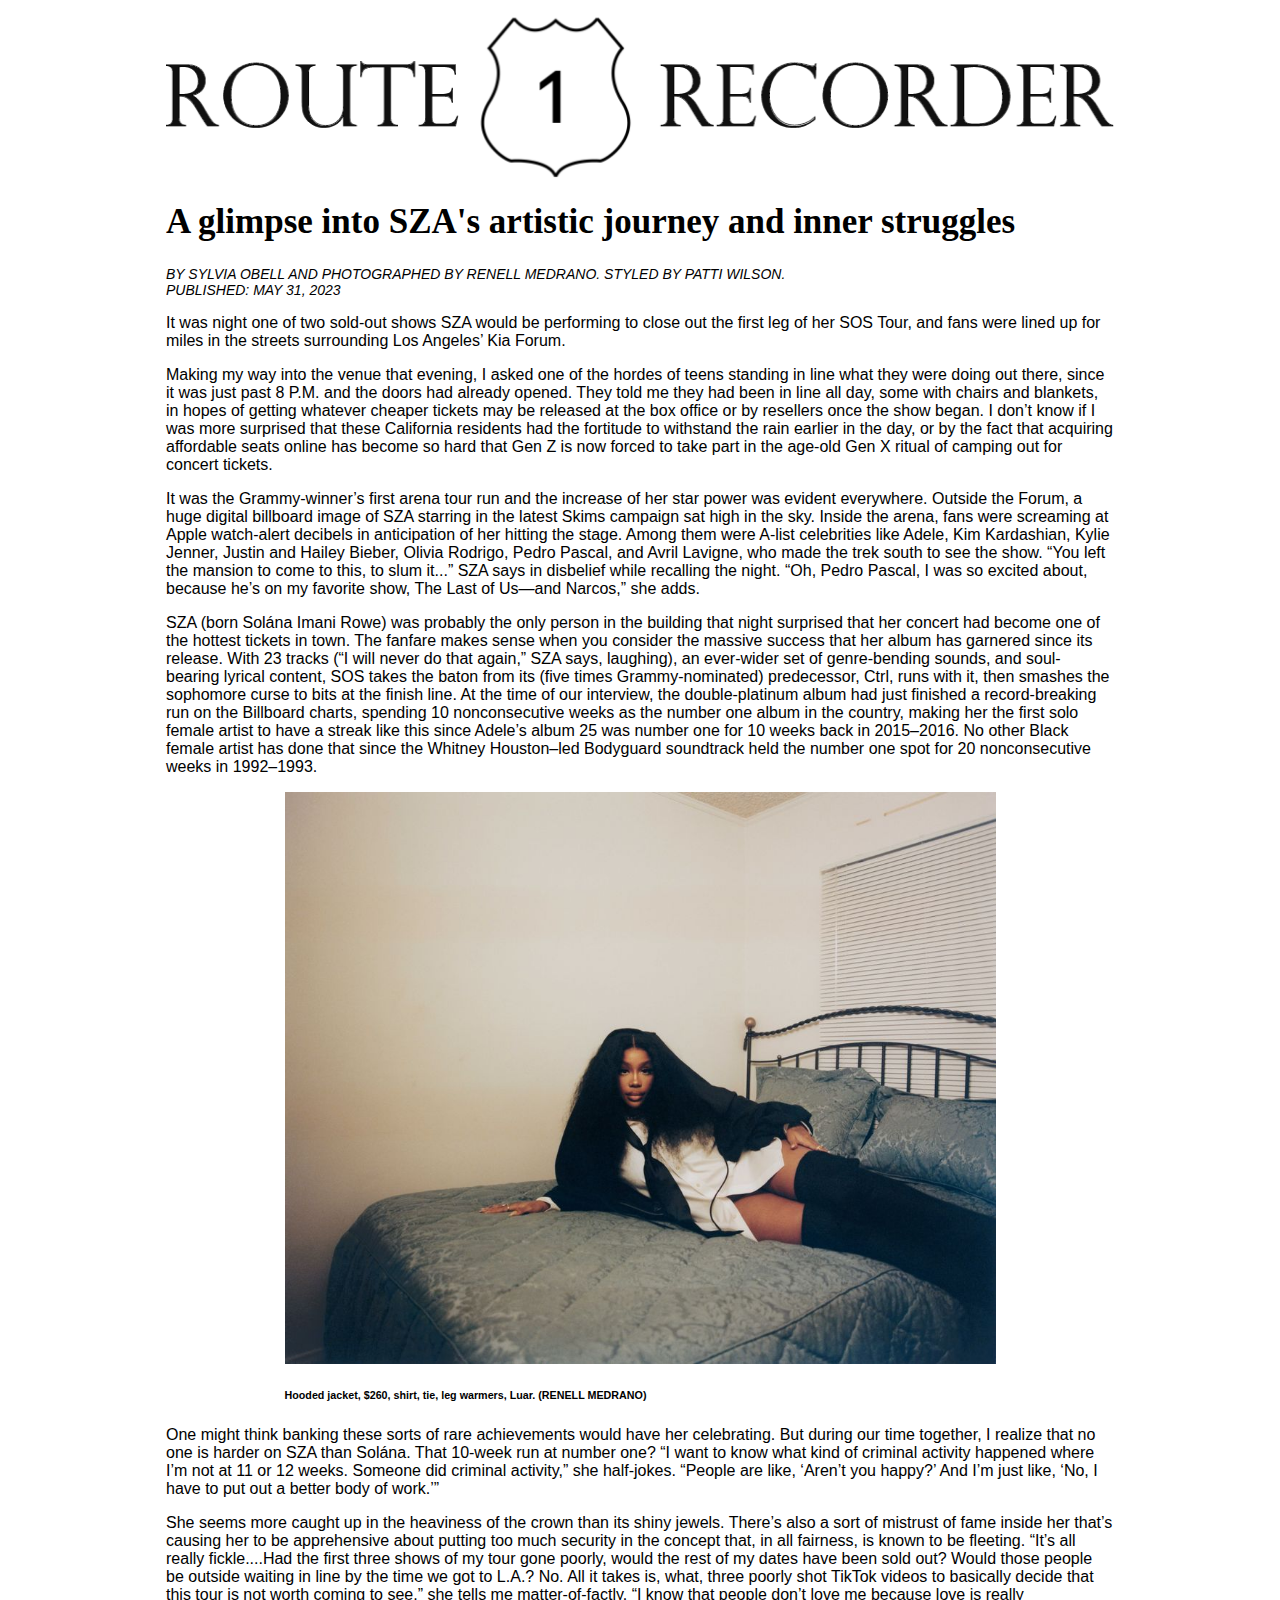
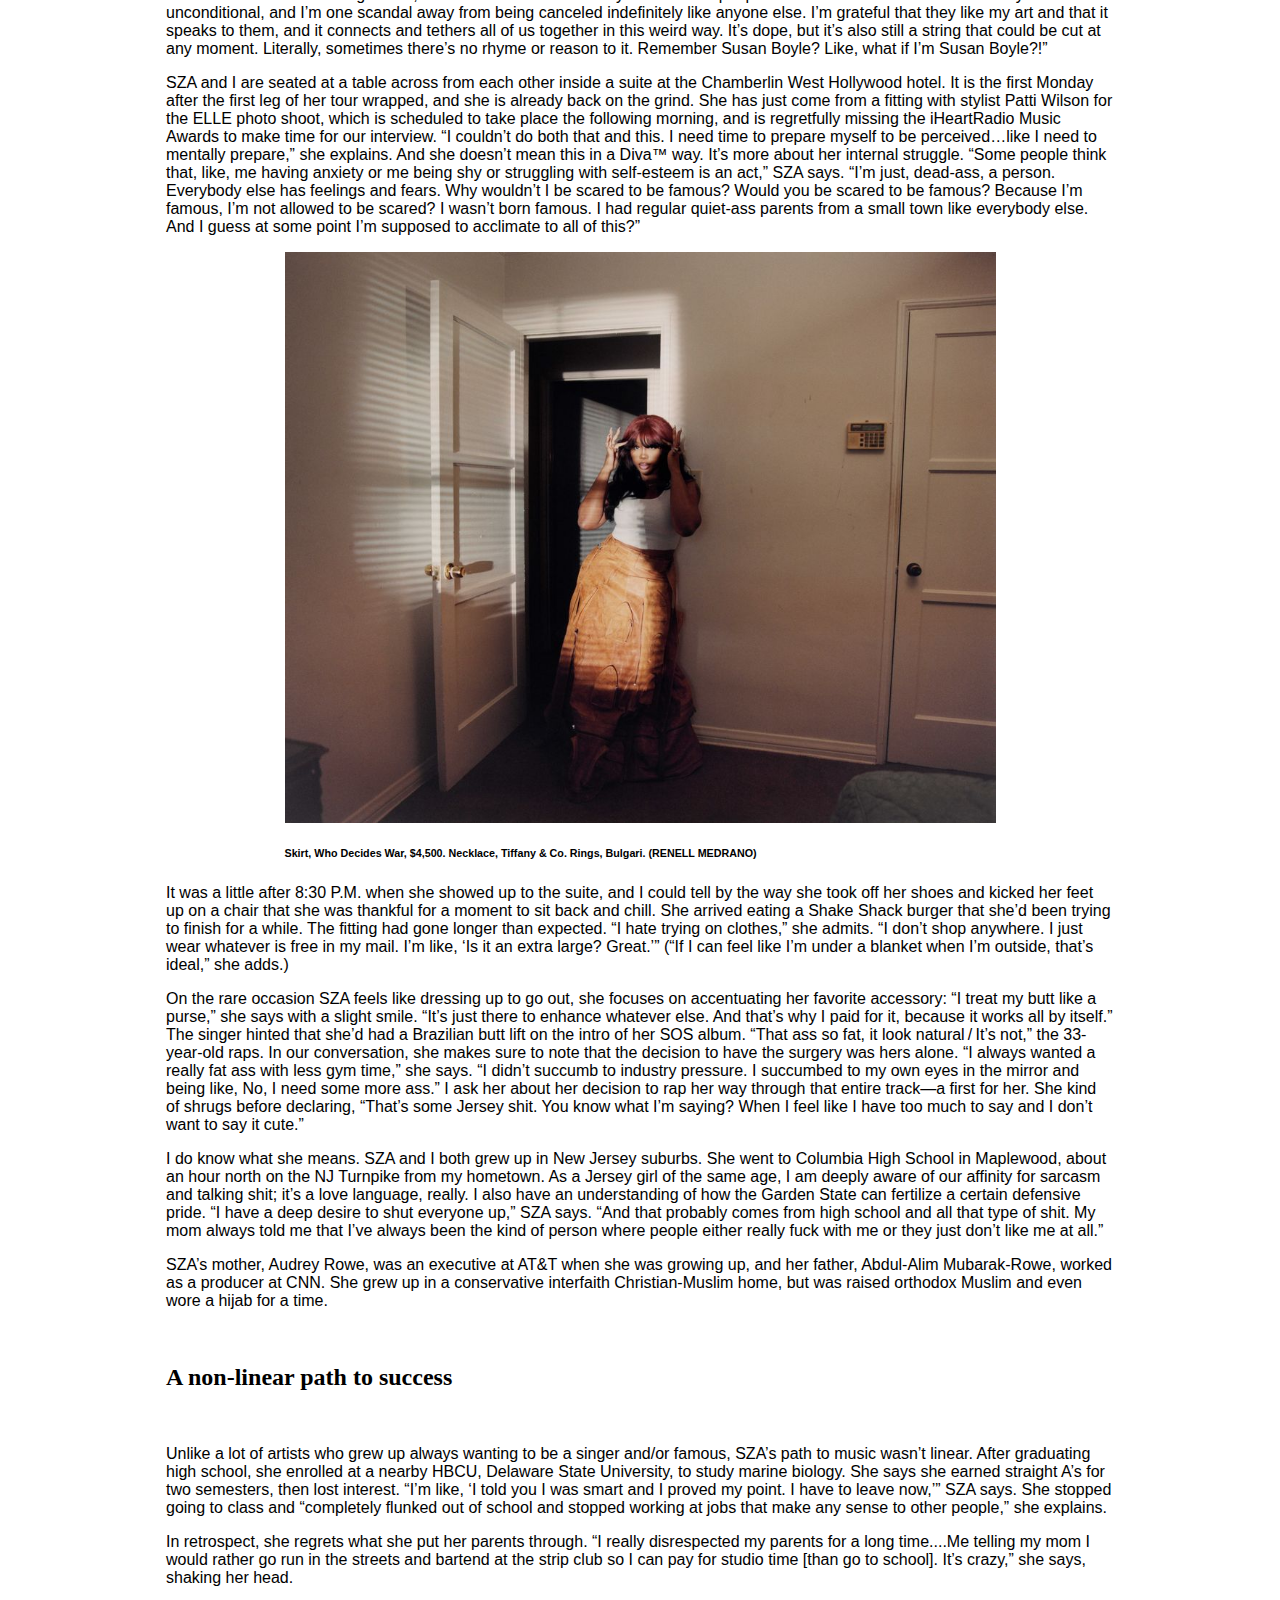
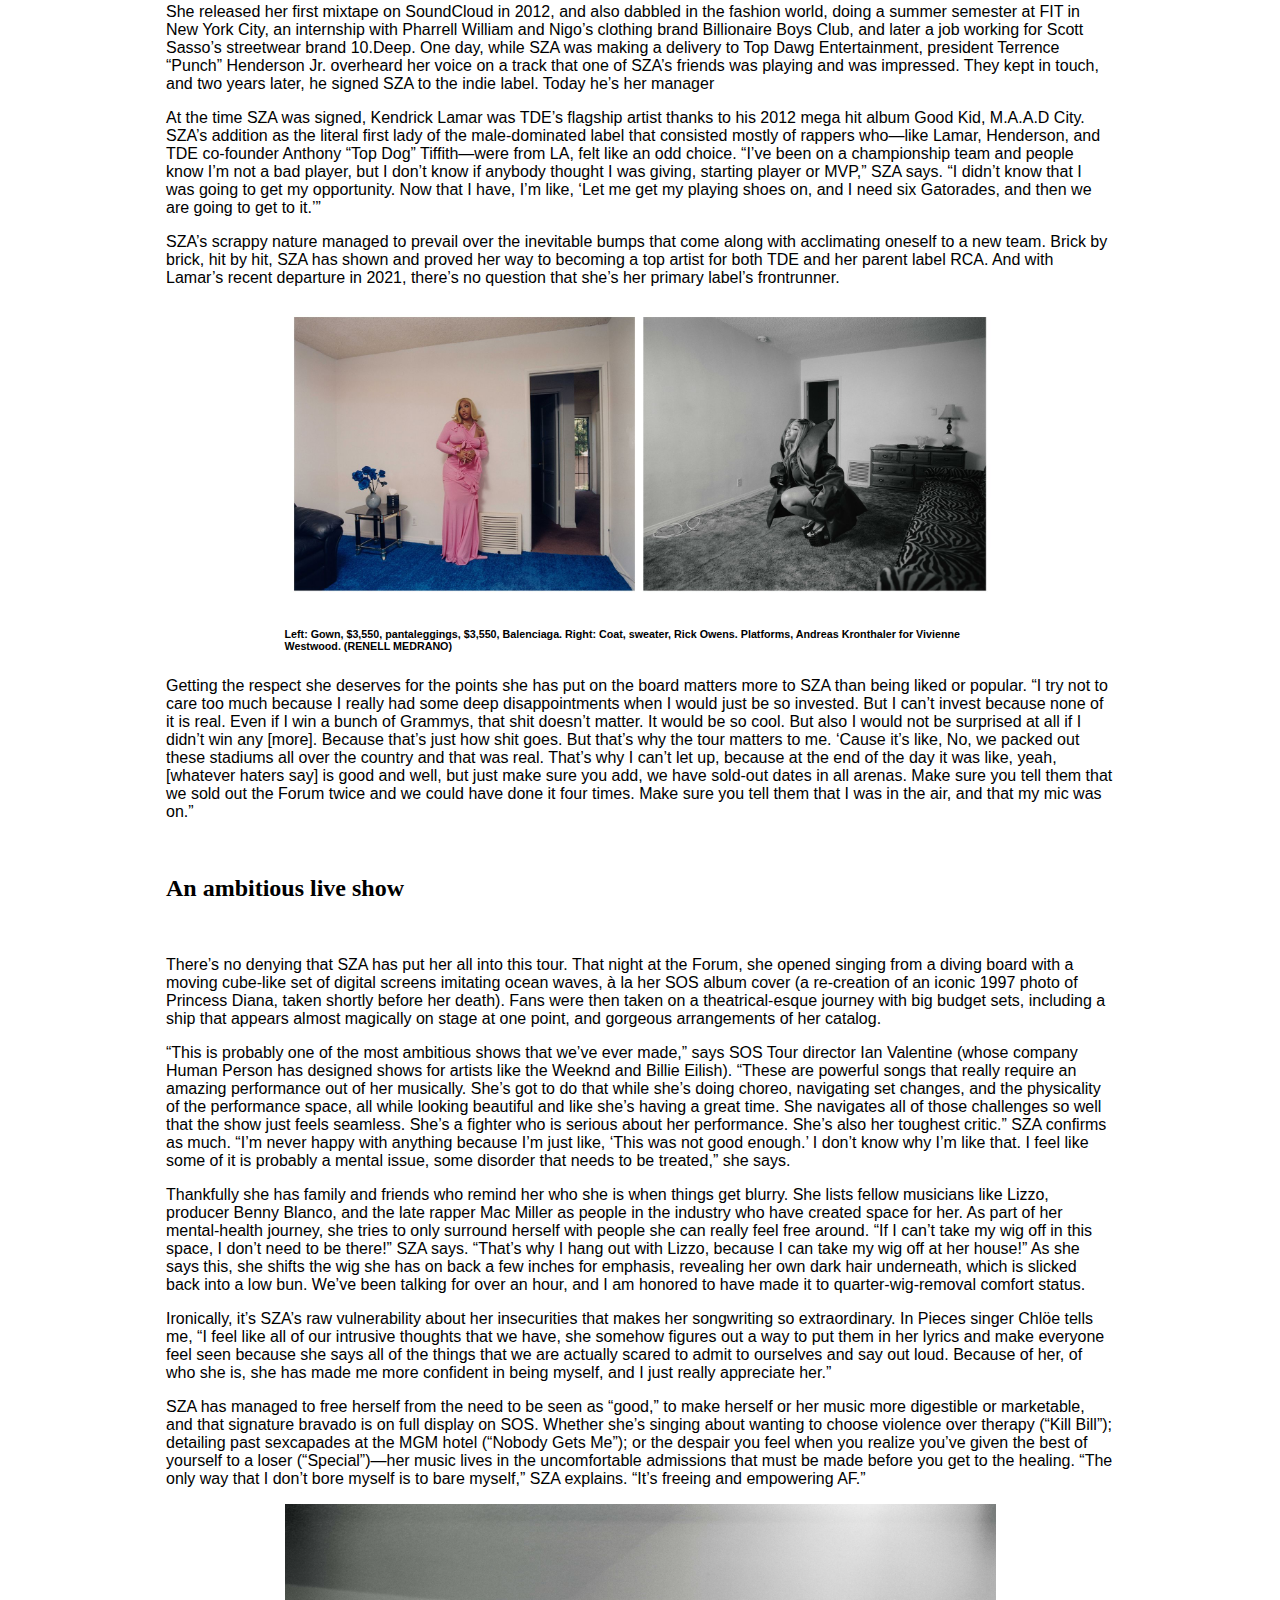
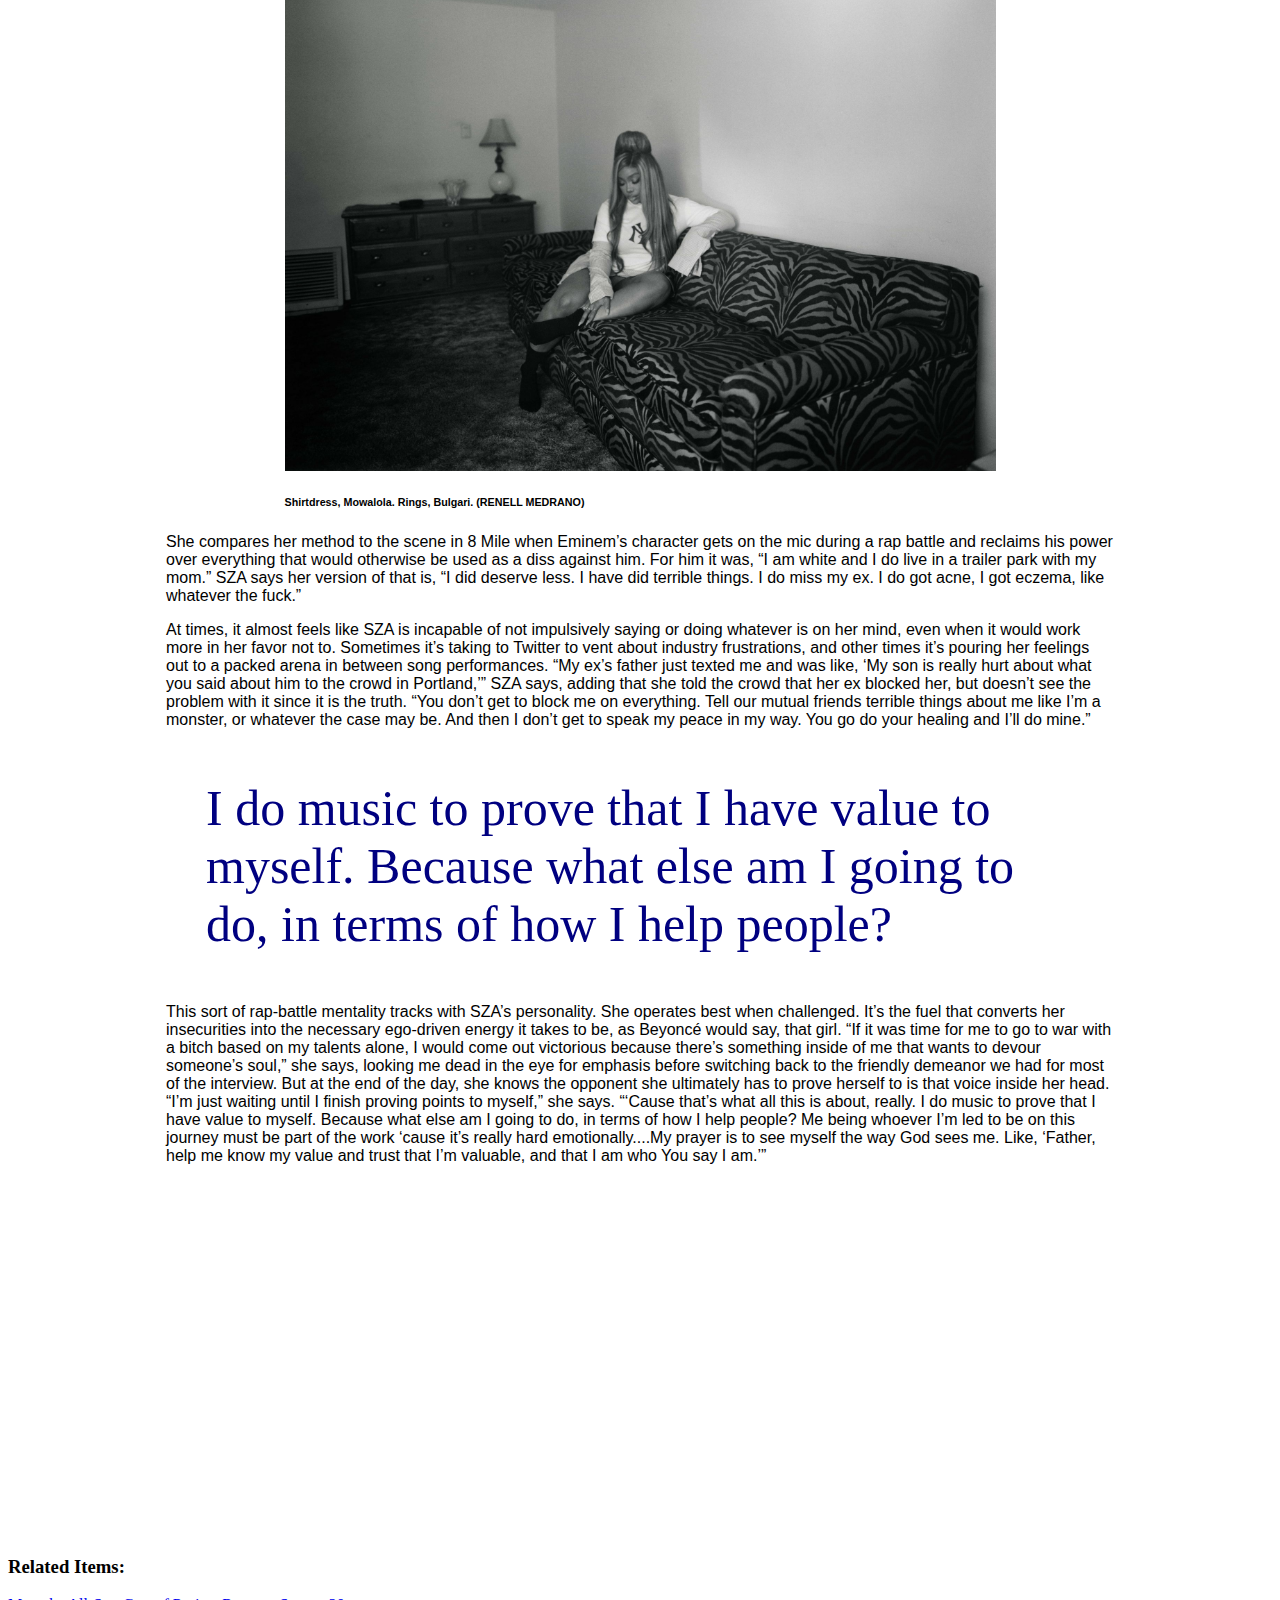
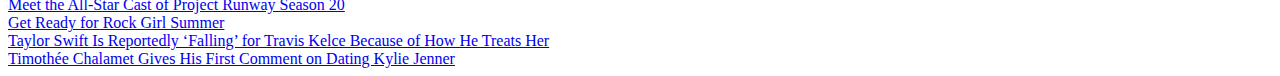
<file: midterm/index.html>
<!DOCTYPE html>

<html lang="en">
<head>
<meta charset="utf-8">
<meta name="viewport" content="width=device-width, initial-scale=1, shrink-to-fit=no">

<link rel="stylesheet" type="text/css" href="style.css">
<title>Nobody Gets SZA Like SZA</title>
</head>
<body>
    <img src="masthead.png" alt="masthead" class="center">
<!-- Story starts below -->
<div class="center">
    <h1>A glimpse into SZA's artistic journey and inner struggles</h1>
    <div id="byline">BY SYLVIA OBELL AND PHOTOGRAPHED BY RENELL MEDRANO. STYLED BY PATTI WILSON. <br> PUBLISHED: MAY 31, 2023</div>
    <p>It was night one of two sold-out shows SZA would be performing to close out the first leg of her SOS Tour, and fans were lined up for miles in the streets surrounding Los Angeles’ Kia Forum.</p>
       <p>Making my way into the venue that evening, I asked one of the hordes of teens standing in line what they were doing out there, since it was just past 8 P.M. and the doors had already opened. They told me they had been in line all day, some with chairs and blankets, in hopes of getting whatever cheaper tickets may be released at the box office or by resellers once the show began. I don’t know if I was more surprised that these California residents had the fortitude to withstand the rain earlier in the day, or by the fact that acquiring affordable seats online has become so hard that Gen Z is now forced to take part in the age-old Gen X ritual of camping out for concert tickets.</p>
        <p>It was the Grammy-winner’s first arena tour run and the increase of her star power was evident everywhere. Outside the Forum, a huge digital billboard image of SZA starring in the latest Skims campaign sat high in the sky. Inside the arena, fans were screaming at Apple watch-alert decibels in anticipation of her hitting the stage. Among them were A-list celebrities like Adele, Kim Kardashian, Kylie Jenner, Justin and Hailey Bieber, Olivia Rodrigo, Pedro Pascal, and Avril Lavigne, who made the trek south to see the show. “You left the mansion to come to this, to slum it...” SZA says in disbelief while recalling the night. “Oh, Pedro Pascal, I was so excited about, because he’s on my favorite show, The Last of Us—and Narcos,” she adds.</p>

        <p>SZA (born Solána Imani Rowe) was probably the only person in the building that night surprised that her concert had become one of the hottest tickets in town. The fanfare makes sense when you consider the massive success that her album has garnered since its release. With 23 tracks (“I will never do that again,” SZA says, laughing), an ever-wider set of genre-bending sounds, and soul-bearing lyrical content, SOS takes the baton from its (five times Grammy-nominated) predecessor, Ctrl, runs with it, then smashes the sophomore curse to bits at the finish line. At the time of our interview, the double-platinum album had just finished a record-breaking run on the Billboard charts, spending 10 nonconsecutive weeks as the number one album in the country, making her the first solo female artist to have a streak like this since Adele’s album 25 was number one for 10 weeks back in 2015–2016. No other Black female artist has done that since the Whitney Houston–led Bodyguard soundtrack held the number one spot for 20 nonconsecutive weeks in 1992–1993.</p>
   <img src="sza1.jpg" alt="SZA" class="center">
   <h6 class="center">Hooded jacket, $260, shirt, tie, leg warmers, Luar. (RENELL MEDRANO)</h6>
        <p>One might think banking these sorts of rare achievements would have her celebrating. But during our time together, I realize that no one is harder on SZA than Solána. That 10-week run at number one? “I want to know what kind of criminal activity happened where I’m not at 11 or 12 weeks. Someone did criminal activity,” she half-jokes. “People are like, ‘Aren’t you happy?’ And I’m just like, ‘No, I have to put out a better body of work.’”</p>
    <p>She seems more caught up in the heaviness of the crown than its shiny jewels. There’s also a sort of mistrust of fame inside her that’s causing her to be apprehensive about putting too much security in the concept that, in all fairness, is known to be fleeting. “It’s all really fickle....Had the first three shows of my tour gone poorly, would the rest of my dates have been sold out? Would those people be outside waiting in line by the time we got to L.A.? No. All it takes is, what, three poorly shot TikTok videos to basically decide that this tour is not worth coming to see,” she tells me matter-of-factly. “I know that people don’t love me because love is really unconditional, and I’m one scandal away from being canceled indefinitely like anyone else. I’m grateful that they like my art and that it speaks to them, and it connects and tethers all of us together in this weird way. It’s dope, but it’s also still a string that could be cut at any moment. Literally, sometimes there’s no rhyme or reason to it. Remember Susan Boyle? Like, what if I’m Susan Boyle?!”</p>
    
    <p>SZA and I are seated at a table across from each other inside a suite at the Chamberlin West Hollywood hotel. It is the first Monday after the first leg of her tour wrapped, and she is already back on the grind. She has just come from a fitting with stylist Patti Wilson for the ELLE photo shoot, which is scheduled to take place the following morning, and is regretfully missing the iHeartRadio Music Awards to make time for our interview. “I couldn’t do both that and this. I need time to prepare myself to be perceived…like I need to mentally prepare,” she explains. And she doesn’t mean this in a Diva™ way. It’s more about her internal struggle. “Some people think that, like, me having anxiety or me being shy or struggling with self-esteem is an act,” SZA says. “I’m just, dead-ass, a person. Everybody else has feelings and fears. Why wouldn’t I be scared to be famous? Would you be scared to be famous? Because I’m famous, I’m not allowed to be scared? I wasn’t born famous. I had regular quiet-ass parents from a small town like everybody else. And I guess at some point I’m supposed to acclimate to all of this?”</p>
    <img src="sza2.jpg" alt="SZA" class="center">
    <h6 class="center">Skirt, Who Decides War, $4,500. Necklace, Tiffany & Co. Rings, Bulgari. (RENELL MEDRANO)</h6>
    <p>It was a little after 8:30 P.M. when she showed up to the suite, and I could tell by the way she took off her shoes and kicked her feet up on a chair that she was thankful for a moment to sit back and chill. She arrived eating a Shake Shack burger that she’d been trying to finish for a while. The fitting had gone longer than expected. “I hate trying on clothes,” she admits. “I don’t shop anywhere. I just wear whatever is free in my mail. I’m like, ‘Is it an extra large? Great.’” (“If I can feel like I’m under a blanket when I’m outside, that’s ideal,” she adds.) </p>
<p>On the rare occasion SZA feels like dressing up to go out, she focuses on accentuating her favorite accessory: “I treat my butt like a purse,” she says with a slight smile. “It’s just there to enhance whatever else. And that’s why I paid for it, because it works all by itself.” The singer hinted that she’d had a Brazilian butt lift on the intro of her SOS album. “That ass so fat, it look natural / It’s not,” the 33-year-old raps. In our conversation, she makes sure to note that the decision to have the surgery was hers alone. “I always wanted a really fat ass with less gym time,” she says. “I didn’t succumb to industry pressure. I succumbed to my own eyes in the mirror and being like, No, I need some more ass.” I ask her about her decision to rap her way through that entire track—a first for her. She kind of shrugs before declaring, “That’s some Jersey shit. You know what I’m saying? When I feel like I have too much to say and I don’t want to say it cute.”</p>

<p>I do know what she means. SZA and I both grew up in New Jersey suburbs. She went to Columbia High School in Maplewood, about an hour north on the NJ Turnpike from my hometown. As a Jersey girl of the same age, I am deeply aware of our affinity for sarcasm and talking shit; it’s a love language, really. I also have an understanding of how the Garden State can fertilize a certain defensive pride. “I have a deep desire to shut everyone up,” SZA says. “And that probably comes from high school and all that type of shit. My mom always told me that I’ve always been the kind of person where people either really fuck with me or they just don’t like me at all.”</p>
<p>SZA’s mother, Audrey Rowe, was an executive at AT&T when she was growing up, and her father, Abdul-Alim Mubarak-Rowe, worked as a producer at CNN. She grew up in a conservative interfaith Christian-Muslim home, but was raised orthodox Muslim and even wore a hijab for a time.</p>
<br>
<h2>A non-linear path to success</h2>
<br>
<p>Unlike a lot of artists who grew up always wanting to be a singer and/or famous, SZA’s path to music wasn’t linear. After graduating high school, she enrolled at a nearby HBCU, Delaware State University, to study marine biology. She says she earned straight A’s for two semesters, then lost interest. “I’m like, ‘I told you I was smart and I proved my point. I have to leave now,’” SZA says. She stopped going to class and “completely flunked out of school and stopped working at jobs that make any sense to other people,” she explains.</p>
<p>In retrospect, she regrets what she put her parents through. “I really disrespected my parents for a long time....Me telling my mom I would rather go run in the streets and bartend at the strip club so I can pay for studio time [than go to school]. It’s crazy,” she says, shaking her head.</p>
<p>She released her first mixtape on SoundCloud in 2012, and also dabbled in the fashion world, doing a summer semester at FIT in New York City, an internship with Pharrell William and Nigo’s clothing brand Billionaire Boys Club, and later a job working for Scott Sasso’s streetwear brand 10.Deep. One day, while SZA was making a delivery to Top Dawg Entertainment, president Terrence “Punch” Henderson Jr. overheard her voice on a track that one of SZA’s friends was playing and was impressed. They kept in touch, and two years later, he signed SZA to the indie label. Today he’s her manager</p>
<p>At the time SZA was signed, Kendrick Lamar was TDE’s flagship artist thanks to his 2012 mega hit album Good Kid, M.A.A.D City. SZA’s addition as the literal first lady of the male-dominated label that consisted mostly of rappers who—like Lamar, Henderson, and TDE co-founder Anthony “Top Dog” Tiffith—were from LA, felt like an odd choice. “I’ve been on a championship team and people know I’m not a bad player, but I don’t know if anybody thought I was giving, starting player or MVP,” SZA says. “I didn’t know that I was going to get my opportunity. Now that I have, I’m like, ‘Let me get my playing shoes on, and I need six Gatorades, and then we are going to get to it.’”</p>
<p>SZA’s scrappy nature managed to prevail over the inevitable bumps that come along with acclimating oneself to a new team. Brick by brick, hit by hit, SZA has shown and proved her way to becoming a top artist for both TDE and her parent label RCA. And with Lamar’s recent departure in 2021, there’s no question that she’s her primary label’s frontrunner.</p>
<img src="sza3.jpg" alt="SZA" class="center">
   <h6 class="center">Left: Gown, $3,550, pantaleggings, $3,550, Balenciaga. Right: Coat, sweater, Rick Owens. Platforms, Andreas Kronthaler for Vivienne Westwood. (RENELL MEDRANO)</h6>
<p>Getting the respect she deserves for the points she has put on the board matters more to SZA than being liked or popular. “I try not to care too much because I really had some deep disappointments when I would just be so invested. But I can’t invest because none of it is real. Even if I win a bunch of Grammys, that shit doesn’t matter. It would be so cool. But also I would not be surprised at all if I didn’t win any [more]. Because that’s just how shit goes. But that’s why the tour matters to me. ‘Cause it’s like, No, we packed out these stadiums all over the country and that was real. That’s why I can’t let up, because at the end of the day it was like, yeah, [whatever haters say] is good and well, but just make sure you add, we have sold-out dates in all arenas. Make sure you tell them that we sold out the Forum twice and we could have done it four times. Make sure you tell them that I was in the air, and that my mic was on.”</p>
<br>
<h2>An ambitious live show</h2>
<br>
<p>There’s no denying that SZA has put her all into this tour. That night at the Forum, she opened singing from a diving board with a moving cube-like set of digital screens imitating ocean waves, à la her SOS album cover (a re-creation of an iconic 1997 photo of Princess Diana, taken shortly before her death). Fans were then taken on a theatrical-esque journey with big budget sets, including a ship that appears almost magically on stage at one point, and gorgeous arrangements of her catalog.</p>
<p>“This is probably one of the most ambitious shows that we’ve ever made,” says SOS Tour director Ian Valentine (whose company Human Person has designed shows for artists like the Weeknd and Billie Eilish). “These are powerful songs that really require an amazing performance out of her musically. She’s got to do that while she’s doing choreo, navigating set changes, and the physicality of the performance space, all while looking beautiful and like she’s having a great time. She navigates all of those challenges so well that the show just feels seamless. She’s a fighter who is serious about her performance. She’s also her toughest critic.” SZA confirms as much. “I’m never happy with anything because I’m just like, ‘This was not good enough.’ I don’t know why I’m like that. I feel like some of it is probably a mental issue, some disorder that needs to be treated,” she says.</p>
<p>Thankfully she has family and friends who remind her who she is when things get blurry. She lists fellow musicians like Lizzo, producer Benny Blanco, and the late rapper Mac Miller as people in the industry who have created space for her. As part of her mental-health journey, she tries to only surround herself with people she can really feel free around. “If I can’t take my wig off in this space, I don’t need to be there!” SZA says. “That’s why I hang out with Lizzo, because I can take my wig off at her house!” As she says this, she shifts the wig she has on back a few inches for emphasis, revealing her own dark hair underneath, which is slicked back into a low bun. We’ve been talking for over an hour, and I am honored to have made it to quarter-wig-removal comfort status.</p>
<p>Ironically, it’s SZA’s raw vulnerability about her insecurities that makes her songwriting so extraordinary. In Pieces singer Chlöe tells me, “I feel like all of our intrusive thoughts that we have, she somehow figures out a way to put them in her lyrics and make everyone feel seen because she says all of the things that we are actually scared to admit to ourselves and say out loud. Because of her, of who she is, she has made me more confident in being myself, and I just really appreciate her.”</p>
<p>SZA has managed to free herself from the need to be seen as “good,” to make herself or her music more digestible or marketable, and that signature bravado is on full display on SOS. Whether she’s singing about wanting to choose violence over therapy (“Kill Bill”); detailing past sexcapades at the MGM hotel (“Nobody Gets Me”); or the despair you feel when you realize you’ve given the best of yourself to a loser (“Special”)—her music lives in the uncomfortable admissions that must be made before you get to the healing. “The only way that I don’t bore myself is to bare myself,” SZA explains. “It’s freeing and empowering AF.”</p>
<img src="sza4.jpg" alt="SZA" class="center">
   <h6 class="center">Shirtdress, Mowalola. Rings, Bulgari. (RENELL MEDRANO)</h6>
<p>She compares her method to the scene in 8 Mile when Eminem’s character gets on the mic during a rap battle and reclaims his power over everything that would otherwise be used as a diss against him. For him it was, “I am white and I do live in a trailer park with my mom.” SZA says her version of that is, “I did deserve less. I have did terrible things. I do miss my ex. I do got acne, I got eczema, like whatever the fuck.”</p>
<p>At times, it almost feels like SZA is incapable of not impulsively saying or doing whatever is on her mind, even when it would work more in her favor not to. Sometimes it’s taking to Twitter to vent about industry frustrations, and other times it’s pouring her feelings out to a packed arena in between song performances. “My ex’s father just texted me and was like, ‘My son is really hurt about what you said about him to the crowd in Portland,’” SZA says, adding that she told the crowd that her ex blocked her, but doesn’t see the problem with it since it is the truth. “You don’t get to block me on everything. Tell our mutual friends terrible things about me like I’m a monster, or whatever the case may be. And then I don’t get to speak my peace in my way. You go do your healing and I’ll do mine.”</p>
<blockquote> I do music to prove that I have value to myself. Because what else am I going to do, in terms of how I help people?</blockquote>
<p>This sort of rap-battle mentality tracks with SZA’s personality. She operates best when challenged. It’s the fuel that converts her insecurities into the necessary ego-driven energy it takes to be, as Beyoncé would say, that girl. “If it was time for me to go to war with a bitch based on my talents alone, I would come out victorious because there’s something inside of me that wants to devour someone’s soul,” she says, looking me dead in the eye for emphasis before switching back to the friendly demeanor we had for most of the interview. But at the end of the day, she knows the opponent she ultimately has to prove herself to is that voice inside her head. “I’m just waiting until I finish proving points to myself,” she says. “‘Cause that’s what all this is about, really. I do music to prove that I have value to myself. Because what else am I going to do, in terms of how I help people? Me being whoever I’m led to be on this journey must be part of the work ‘cause it’s really hard emotionally....My prayer is to see myself the way God sees me. Like, ‘Father, help me know my value and trust that I’m valuable, and that I am who You say I am.’”</p>
</div>
<iframe
style="border-radius:12px"
src="https://open.spotify.com/embed/album/07w0rG5TETcyihsEIZR3qG?utm_source=g
enerator"
width="100%" height="352" frameBorder="0" allowfullscreen=""
allow="autoplay; clipboard-write; encrypted-media; fullscreen;
picture-in-picture" loading="lazy"></iframe>

<h3>Related Items:</h3>
<a href="https://www.elle.com/fashion/a44109424/project-runway-season-20-cast-all-star-designers/">Meet the All-Star Cast of Project Runway Season 20</a>
<br>
<a href="https://www.elle.com/fashion/a43853858/rock-style-trend-2023/">Get Ready for Rock Girl Summer</a>
<br>
<a href="https://www.elle.com/culture/celebrities/a45571556/taylor-swift-travis-kelce-growing-feeling-treatment-report/">Taylor Swift Is Reportedly ‘Falling’ for Travis Kelce Because of How He Treats Her</a>
<br>
<a href="https://www.elle.com/culture/celebrities/a45558380/timothee-chalamet-kylie-jenner-dating-comment-gq/">Timothée Chalamet Gives His First Comment on Dating Kylie Jenner</a>
</body>
</file>
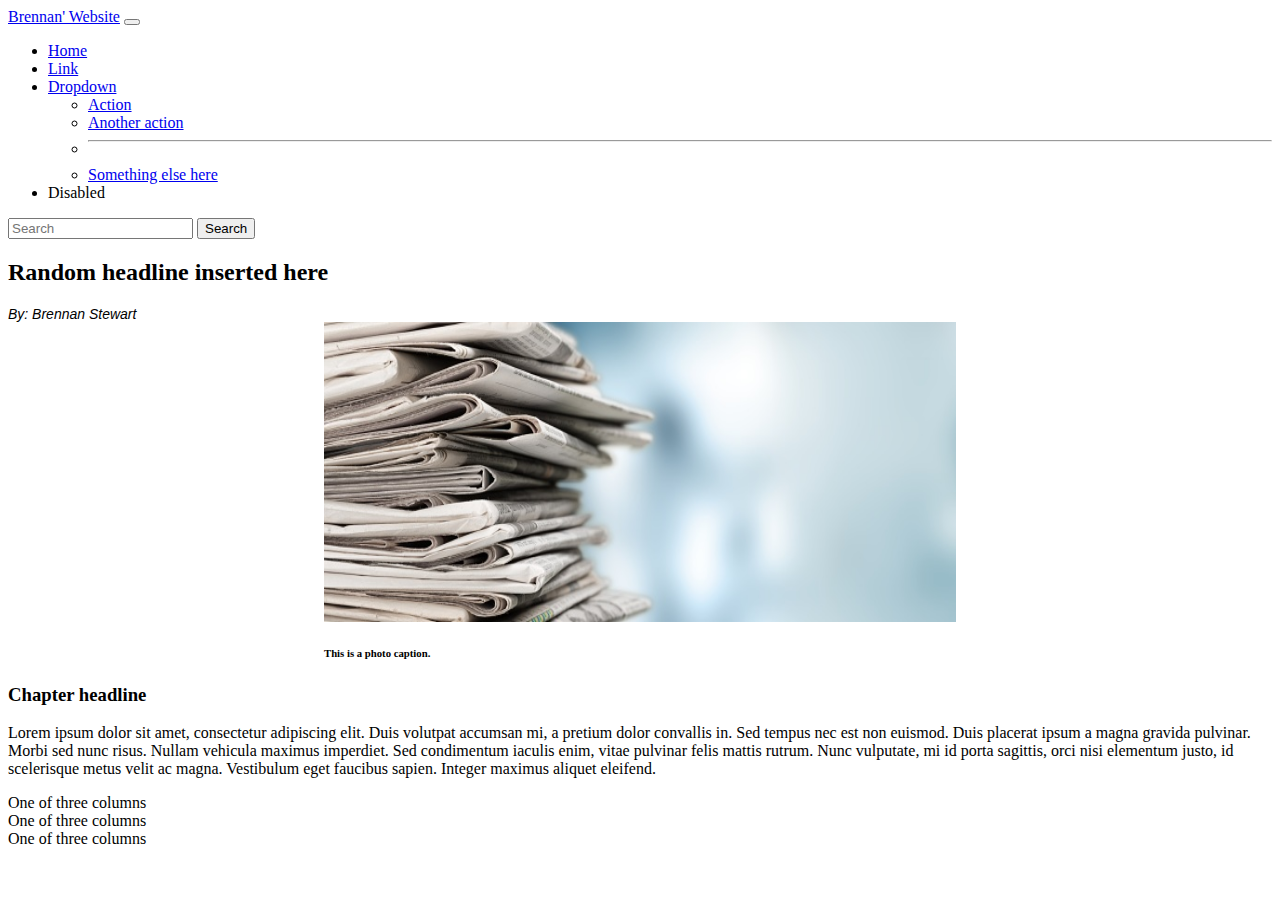
<file: bootstrap-template/htmlframeassignment.html>
<!doctype html>

<html lang="en">
<head>
<meta charset="utf-8">
<meta name="viewport" content="width=device-width, initial-scale=1, shrink-to-fit=no">

<title>Build HTML Frame assignment</title>
<meta name="description" content="Build HTML Frame assignment">
<meta name="author" content="Brennan Stewart">

<!-- Bootstrap CSS and JavaScript -->
<link href="https://cdn.jsdelivr.net/npm/bootstrap@5.3.2/dist/css/bootstrap.min.css" rel="stylesheet" integrity="sha384-T3c6CoIi6uLrA9TneNEoa7RxnatzjcDSCmG1MXxSR1GAsXEV/Dwwykc2MPK8M2HN" crossorigin="anonymous">

<script src="https://cdn.jsdelivr.net/npm/bootstrap@5.3.2/dist/js/bootstrap.bundle.min.js" integrity="sha384-C6RzsynM9kWDrMNeT87bh95OGNyZPhcTNXj1NW7RuBCsyN/o0jlpcV8Qyq46cDfL" crossorigin="anonymous"></script>

 <link rel="stylesheet" href="https://cdn.jsdelivr.net/npm/bootstrap-icons@1.11.1/font/bootstrap-icons.css">

 <link rel="stylesheet" href="style.css">

</head>
<body>
<!-- Navbar start-->
<nav class="navbar navbar-expand-lg bg-body-tertiary">
    <div class="container-fluid">
      <a class="navbar-brand" href="#">Brennan' Website</a>
      <button class="navbar-toggler" type="button" data-bs-toggle="collapse" data-bs-target="#navbarSupportedContent" aria-controls="navbarSupportedContent" aria-expanded="false" aria-label="Toggle navigation">
        <span class="navbar-toggler-icon"></span>
      </button>
      <div class="collapse navbar-collapse" id="navbarSupportedContent">
        <ul class="navbar-nav me-auto mb-2 mb-lg-0">
          <li class="nav-item">
            <a class="nav-link active" aria-current="page" href="#">Home</a>
          </li>
          <li class="nav-item">
            <a class="nav-link" href="#">Link</a>
          </li>
          <li class="nav-item dropdown">
            <a class="nav-link dropdown-toggle" href="#" role="button" data-bs-toggle="dropdown" aria-expanded="false">
              Dropdown
            </a>
            <ul class="dropdown-menu">
              <li><a class="dropdown-item" href="#">Action</a></li>
              <li><a class="dropdown-item" href="#">Another action</a></li>
              <li><hr class="dropdown-divider"></li>
              <li><a class="dropdown-item" href="#">Something else here</a></li>
            </ul>
          </li>
          <li class="nav-item">
            <a class="nav-link disabled">Disabled</a>
          </li>
        </ul>
        <form class="d-flex" role="search">
          <input class="form-control me-2" type="search" placeholder="Search" aria-label="Search">
          <button class="btn btn-outline-success" type="submit">Search</button>
        </form>
      </div>
    </div>
  </nav>
  <script src="https://code.jquery.com/jquery-3.6.0.min.js"></script>
  <script src="https://cdnjs.cloudflare.com/ajax/libs/popper.js/2.11.6/umd/popper.min.js"></script>
  <script src="https://stackpath.bootstrapcdn.com/bootstrap/4.5.0/js/bootstrap.min.js"></script>
  <h2>Random headline inserted here</h2>
    <div id="byline">By: Brennan Stewart</div>
    <img class="center" src="papers.jpg" alt="Newspapers" width="500" height="300">
    <h6 class="center">This is a photo caption.</h6>
    <h3>Chapter headline</h3>
    <p>Lorem ipsum dolor sit amet, consectetur adipiscing elit. Duis volutpat accumsan mi, a pretium dolor convallis in. Sed tempus nec est non euismod. Duis placerat ipsum a magna gravida pulvinar. Morbi sed nunc risus. Nullam vehicula maximus imperdiet. Sed condimentum iaculis enim, vitae pulvinar felis mattis rutrum. Nunc vulputate, mi id porta sagittis, orci nisi elementum justo, id scelerisque metus velit ac magna. Vestibulum eget faucibus sapien. Integer maximus aliquet eleifend.</p>
    <div class="container">
      <div class="row">
        <div class="col-sm">
          One of three columns
        </div>
        <div class="col-sm">
          One of three columns
        </div>
        <div class="col-sm">
          One of three columns
        </div>
      </div>
    </div>
    <footer class="footer mt-auto py-3 bg-dark">
    <div class="container">
      <span class="text-muted"></span>
    </div>
  </footer>
</body>
</html>
</file>
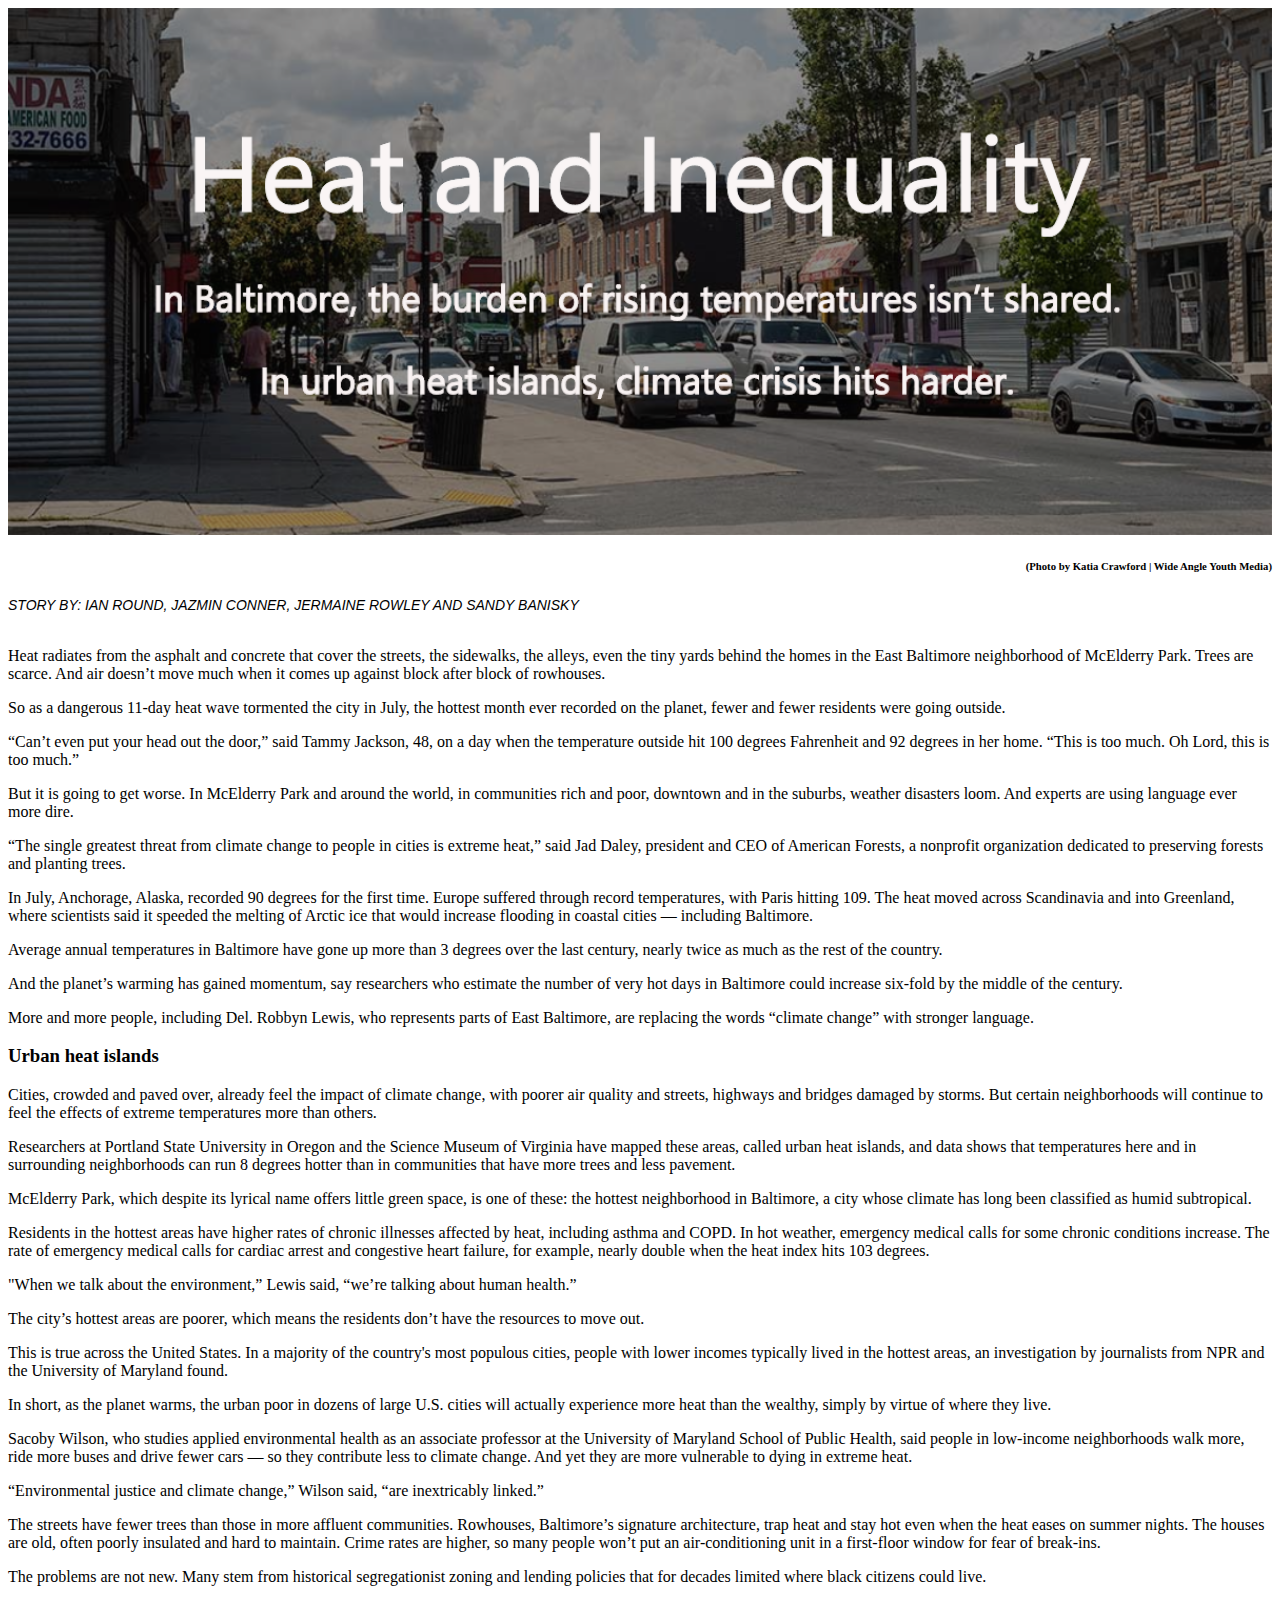
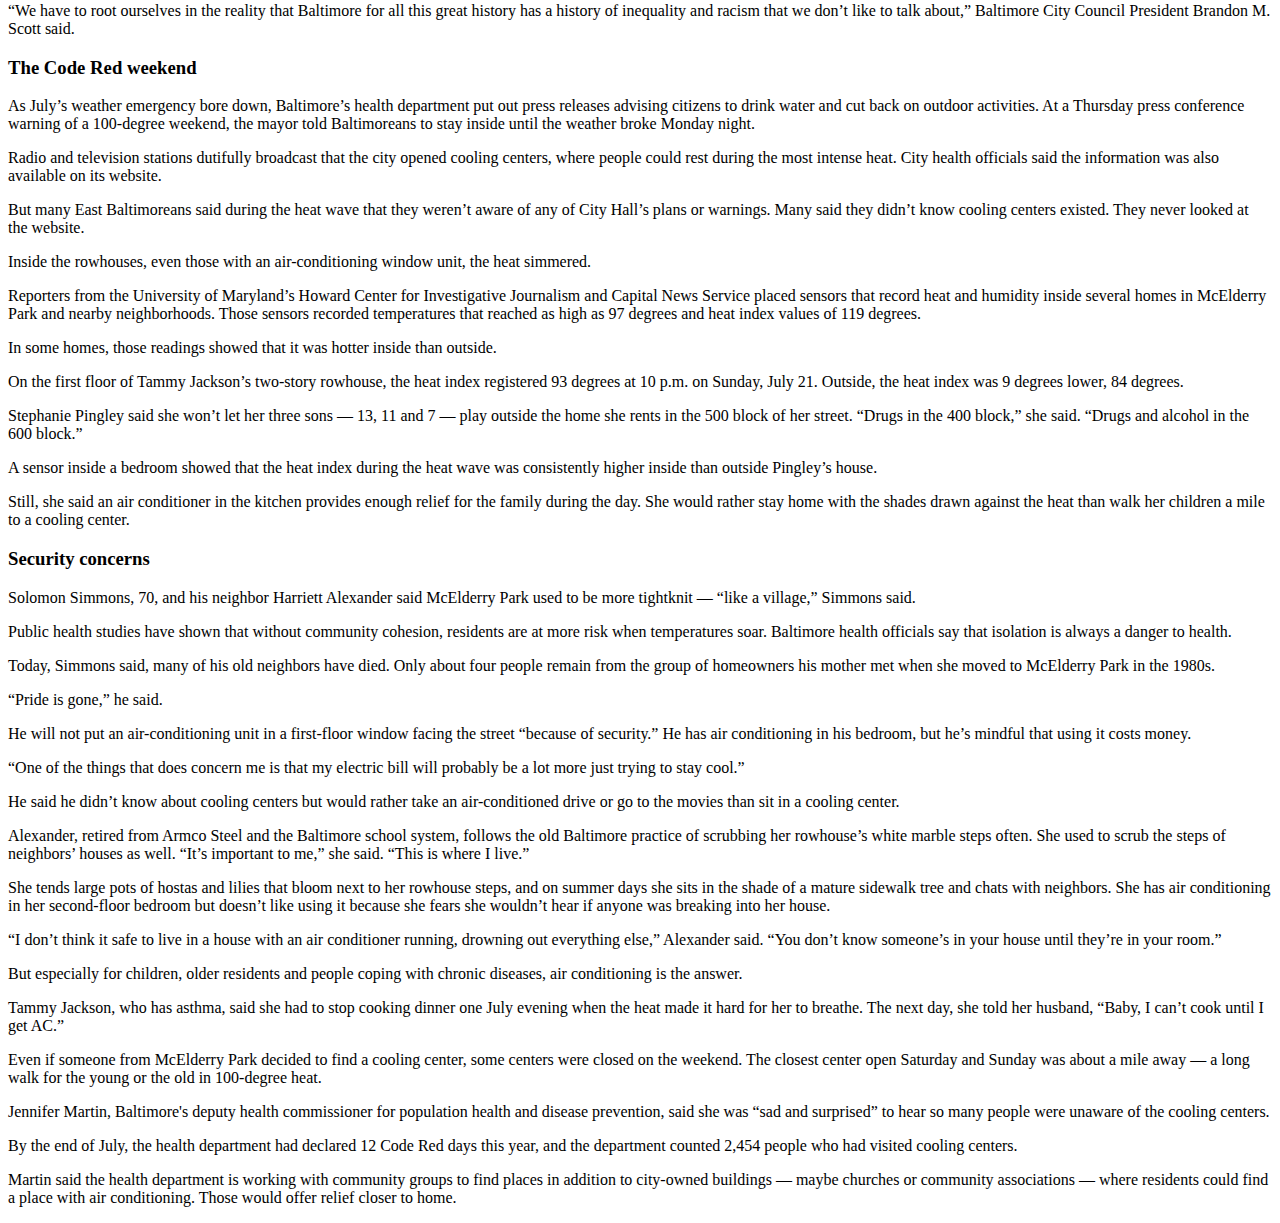
<file: climate-crisis-story/climatestory.html>
<!doctype html>

<html lang="en">
<head>
<meta charset="utf-8">
<meta name="viewport" content="width=device-width, initial-scale=1, shrink-to-fit=no">

<title>Heat and Inequality</title>
<meta name="description" content="Build HTML Frame assignment">
<meta name="author" content="Brennan Stewart">

<!-- Bootstrap CSS and JavaScript -->
<link href="https://cdn.jsdelivr.net/npm/bootstrap@5.3.2/dist/css/bootstrap.min.css" rel="stylesheet" integrity="sha384-T3c6CoIi6uLrA9TneNEoa7RxnatzjcDSCmG1MXxSR1GAsXEV/Dwwykc2MPK8M2HN" crossorigin="anonymous">

<script src="https://cdn.jsdelivr.net/npm/bootstrap@5.3.2/dist/js/bootstrap.bundle.min.js" integrity="sha384-C6RzsynM9kWDrMNeT87bh95OGNyZPhcTNXj1NW7RuBCsyN/o0jlpcV8Qyq46cDfL" crossorigin="anonymous"></script>

 <link rel="stylesheet" href="https://cdn.jsdelivr.net/npm/bootstrap-icons@1.11.1/font/bootstrap-icons.css">

 <link rel="stylesheet" href="style.css">

</head>
<body>
  <script src="https://code.jquery.com/jquery-3.6.0.min.js"></script>
  <script src="https://cdnjs.cloudflare.com/ajax/libs/popper.js/2.11.6/umd/popper.min.js"></script>
  <script src="https://stackpath.bootstrapcdn.com/bootstrap/4.5.0/js/bootstrap.min.js"></script>
  <img class="center" src="Topper.png" alt="Topper">
  <h6>(Photo by Katia Crawford | Wide Angle Youth Media)</h6>
    <div id="byline">STORY BY: IAN ROUND, JAZMIN CONNER, JERMAINE ROWLEY AND SANDY BANISKY</div>
    <br>
    <p>Heat radiates from the asphalt and concrete that cover the streets, the sidewalks, the alleys, even the tiny yards behind the homes in the East Baltimore neighborhood of McElderry Park. Trees are scarce. And air doesn’t move much when it comes up against block after block of rowhouses.</p>
    <p>So as a dangerous 11-day heat wave tormented the city in July, the hottest month ever recorded on the planet, fewer and fewer residents were going outside.</p>
    <p>“Can’t even put your head out the door,” said Tammy Jackson, 48, on a day when the temperature outside hit 100 degrees Fahrenheit and 92 degrees in her home. “This is too much. Oh Lord, this is too much.”</p>
    <p>But it is going to get worse. In McElderry Park and around the world, in communities rich and poor, downtown and in the suburbs, weather disasters loom. And experts are using language ever more dire.</p>
    <p>“The single greatest threat from climate change to people in cities is extreme heat,” said Jad Daley, president and CEO of American Forests, a nonprofit organization dedicated to preserving forests and planting trees.</p>
    <p>In July, Anchorage, Alaska, recorded 90 degrees for the first time. Europe suffered through record temperatures, with Paris hitting 109. The heat moved across Scandinavia and into Greenland, where scientists said it speeded the melting of Arctic ice that would increase flooding in coastal cities — including Baltimore.</p>
    <p>Average annual temperatures in Baltimore have gone up more than 3 degrees over the last century, nearly twice as much as the rest of the country.</p>
    <p>And the planet’s warming has gained momentum, say researchers who estimate the number of very hot days in Baltimore could increase six-fold by the middle of the century.</p>
    <p>More and more people, including Del. Robbyn Lewis, who represents parts of East Baltimore, are replacing the words “climate change” with stronger language.</p>
    <h3>Urban heat islands</h3>
    <p>Cities, crowded and paved over, already feel the impact of climate change, with poorer air quality and streets, highways and bridges damaged by storms. But certain neighborhoods will continue to feel the effects of extreme temperatures more than others.</p>
    <p>Researchers at Portland State University in Oregon and the Science Museum of Virginia have mapped these areas, called urban heat islands, and data shows that temperatures here and in surrounding neighborhoods can run 8 degrees hotter than in communities that have more trees and less pavement.</p>
    <p>McElderry Park, which despite its lyrical name offers little green space, is one of these: the hottest neighborhood in Baltimore, a city whose climate has long been classified as humid subtropical.</p>
    <p>Residents in the hottest areas have higher rates of chronic illnesses affected by heat, including asthma and COPD. In hot weather, emergency medical calls for some chronic conditions increase. The rate of emergency medical calls for cardiac arrest and congestive heart failure, for example, nearly double when the heat index hits 103 degrees.</p>
    <p>"When we talk about the environment,” Lewis said, “we’re talking about human health.”</p>
    <p>The city’s hottest areas are poorer, which means the residents don’t have the resources to move out. </p>
    <p>This is true across the United States. In a majority of the country's most populous cities, people with lower incomes typically lived in the hottest areas, an investigation by journalists from NPR and the University of Maryland found.</p>
    <p>In short, as the planet warms, the urban poor in dozens of large U.S. cities will actually experience more heat than the wealthy, simply by virtue of where they live.</p>
    <p>Sacoby Wilson, who studies applied environmental health as an associate professor at the University of Maryland School of Public Health, said people in low-income neighborhoods walk more, ride more buses and drive fewer cars — so they contribute less to climate change. And yet they are more vulnerable to dying in extreme heat.</p>
    <p>“Environmental justice and climate change,” Wilson said, “are inextricably linked.”</p>
    <p>The streets have fewer trees than those in more affluent communities. Rowhouses, Baltimore’s signature architecture, trap heat and stay hot even when the heat eases on summer nights. The houses are old, often poorly insulated and hard to maintain. Crime rates are higher, so many people won’t put an air-conditioning unit in a first-floor window for fear of break-ins.</p>
    <p>The problems are not new. Many stem from historical segregationist zoning and lending policies that for decades limited where black citizens could live.</p>
    <p>“We have to root ourselves in the reality that Baltimore for all this great history has a history of inequality and racism that we don’t like to talk about,” Baltimore City Council President Brandon M. Scott said.</p>
    <h3>The Code Red weekend</h3>
    <p>As July’s weather emergency bore down, Baltimore’s health department put out press releases advising citizens to drink water and cut back on outdoor activities. At a Thursday press conference warning of a 100-degree weekend, the mayor told Baltimoreans to stay inside until the weather broke Monday night.</p>
    <p>Radio and television stations dutifully broadcast that the city opened cooling centers, where people could rest during the most intense heat. City health officials said the information was also available on its website.</p>
    <p>But many East Baltimoreans said during the heat wave that they weren’t aware of any of City Hall’s plans or warnings. Many said they didn’t know cooling centers existed. They never looked at the website.</p>
    <p>Inside the rowhouses, even those with an air-conditioning window unit, the heat simmered.</p>
    <p>Reporters from the University of Maryland’s Howard Center for Investigative Journalism and Capital News Service placed sensors that record heat and humidity inside several homes in McElderry Park and nearby neighborhoods. Those sensors recorded temperatures that reached as high as 97 degrees and heat index values of 119 degrees.</p>
    <p>In some homes, those readings showed that it was hotter inside than outside.</p>
    <p>On the first floor of Tammy Jackson’s two-story rowhouse, the heat index registered 93 degrees at 10 p.m. on Sunday, July 21. Outside, the heat index was 9 degrees lower, 84 degrees. </p>
    <p>Stephanie Pingley said she won’t let her three sons — 13, 11 and 7 — play outside the home she rents in the 500 block of her street. “Drugs in the 400 block,” she said. “Drugs and alcohol in the 600 block.”</p>
    <p>A sensor inside a bedroom showed that the heat index during the heat wave was consistently higher inside than outside Pingley’s house.</p>
    <p>Still, she said an air conditioner in the kitchen provides enough relief for the family during the day. She would rather stay home with the shades drawn against the heat than walk her children a mile to a cooling center.</p>
    <h3>Security concerns</h3>
    <p>Solomon Simmons, 70, and his neighbor Harriett Alexander said McElderry Park used to be more tightknit — “like a village,” Simmons said.</p>
    <p>Public health studies have shown that without community cohesion, residents are at more risk when temperatures soar. Baltimore health officials say that isolation is always a danger to health.</p>
    <p>Today, Simmons said, many of his old neighbors have died. Only about four people remain from the group of homeowners his mother met when she moved to McElderry Park in the 1980s.</p>
    <p>“Pride is gone,” he said.</p>
    <p>He will not put an air-conditioning unit in a first-floor window facing the street “because of security.” He has air conditioning in his bedroom, but he’s mindful that using it costs money.</p>
    <p>“One of the things that does concern me is that my electric bill will probably be a lot more just trying to stay cool.”</p>
    <p>He said he didn’t know about cooling centers but would rather take an air-conditioned drive or go to the movies than sit in a cooling center.</p>
    <p>Alexander, retired from Armco Steel and the Baltimore school system, follows the old Baltimore practice of scrubbing her rowhouse’s white marble steps often. She used to scrub the steps of neighbors’ houses as well. “It’s important to me,” she said. “This is where I live.”</p>
    <p>She tends large pots of hostas and lilies that bloom next to her rowhouse steps, and on summer days she sits in the shade of a mature sidewalk tree and chats with neighbors. She has air conditioning in her second-floor bedroom but doesn’t like using it because she fears she wouldn’t hear if anyone was breaking into her house.</p>
    <p>“I don’t think it safe to live in a house with an air conditioner running, drowning out everything else,” Alexander said. “You don’t know someone’s in your house until they’re in your room.”</p>
    <p>But especially for children, older residents and people coping with chronic diseases, air conditioning is the answer.</p>
    <p>Tammy Jackson, who has asthma, said she had to stop cooking dinner one July evening when the heat made it hard for her to breathe. The next day, she told her husband, “Baby, I can’t cook until I get AC.”</p>
    <p>Even if someone from McElderry Park decided to find a cooling center, some centers were closed on the weekend. The closest center open Saturday and Sunday was about a mile away — a long walk for the young or the old in 100-degree heat.</p>
    <p>Jennifer Martin, Baltimore's deputy health commissioner for population health and disease prevention, said she was “sad and surprised” to hear so many people were unaware of the cooling centers.</p>
    <p>By the end of July, the health department had declared 12 Code Red days this year, and the department counted 2,454 people who had visited cooling centers.</p>
    <p>Martin said the health department is working with community groups to find places in addition to city-owned buildings — maybe churches or community associations — where residents could find a place with air conditioning. Those would offer relief closer to home.</p>
    <p></p>
    <p></p>
    <footer class="footer mt-auto py-3 bg-dark">
    <div class="container">
      <span class="text-muted"></span>
    </div>
  </footer>
</body>
</html>
</file>
<file: midterm/style.css>
/* Headings */
h1 {
    font-family: serif;
    font-size: 35px;
  }
  
  p {
    font-family: Helvetica, arial, sans-serif;
    size: 13px;
  }

h2 {
    font-family: Georgia;
}

.center {
    display: block;
    margin-left: auto;
    margin-right: auto;
    width: 75%;
  }

h6 {
    font-family: Helvetica;
}

#byline {
    font-family: Helvetica, sans-serif;
    font-size: 14px;
    font-style: italic;
}

blockquote {
    font-size: 50px;
    color: navy;
  }
</file>
<file: bootstrap-template/style.css>
#byline {
    font-family: Helvetica, sans-serif;
    font-size: 14px;
    font-style: italic;
    }
  
 #content {
        width:100%;
        max-width:900px;
        margin:0 auto;
    }
.center {
        display: block;
        margin-left: auto;
        margin-right: auto;
        width: 50%;
      }
 p {
        font-family: Georgia, serif;
        size: 13px;
      }
      
blockquote {
        font-size: 50px;
      }
</file>
<file: climate-crisis-story/style.css>
#byline {
    font-family: sans-serif;
    font-size: 14px;
    font-style: italic;
    }

 .center {
        display: block;
        margin-left: auto;
        margin-right: auto;
        width: 50%;
      }
      
blockquote {
        font-size: 50px;
      }

p {
    font-family: serif;
     size: 13px;
      }
      
img {
    min-height:100%;
    min-width:100%;
    height:auto;
    width:auto;
    margin:auto;
    top:-100%; bottom:-100%;
    left:-100%; right:-100%;
    }
h6 {
    text-align: right;
}
</file>
